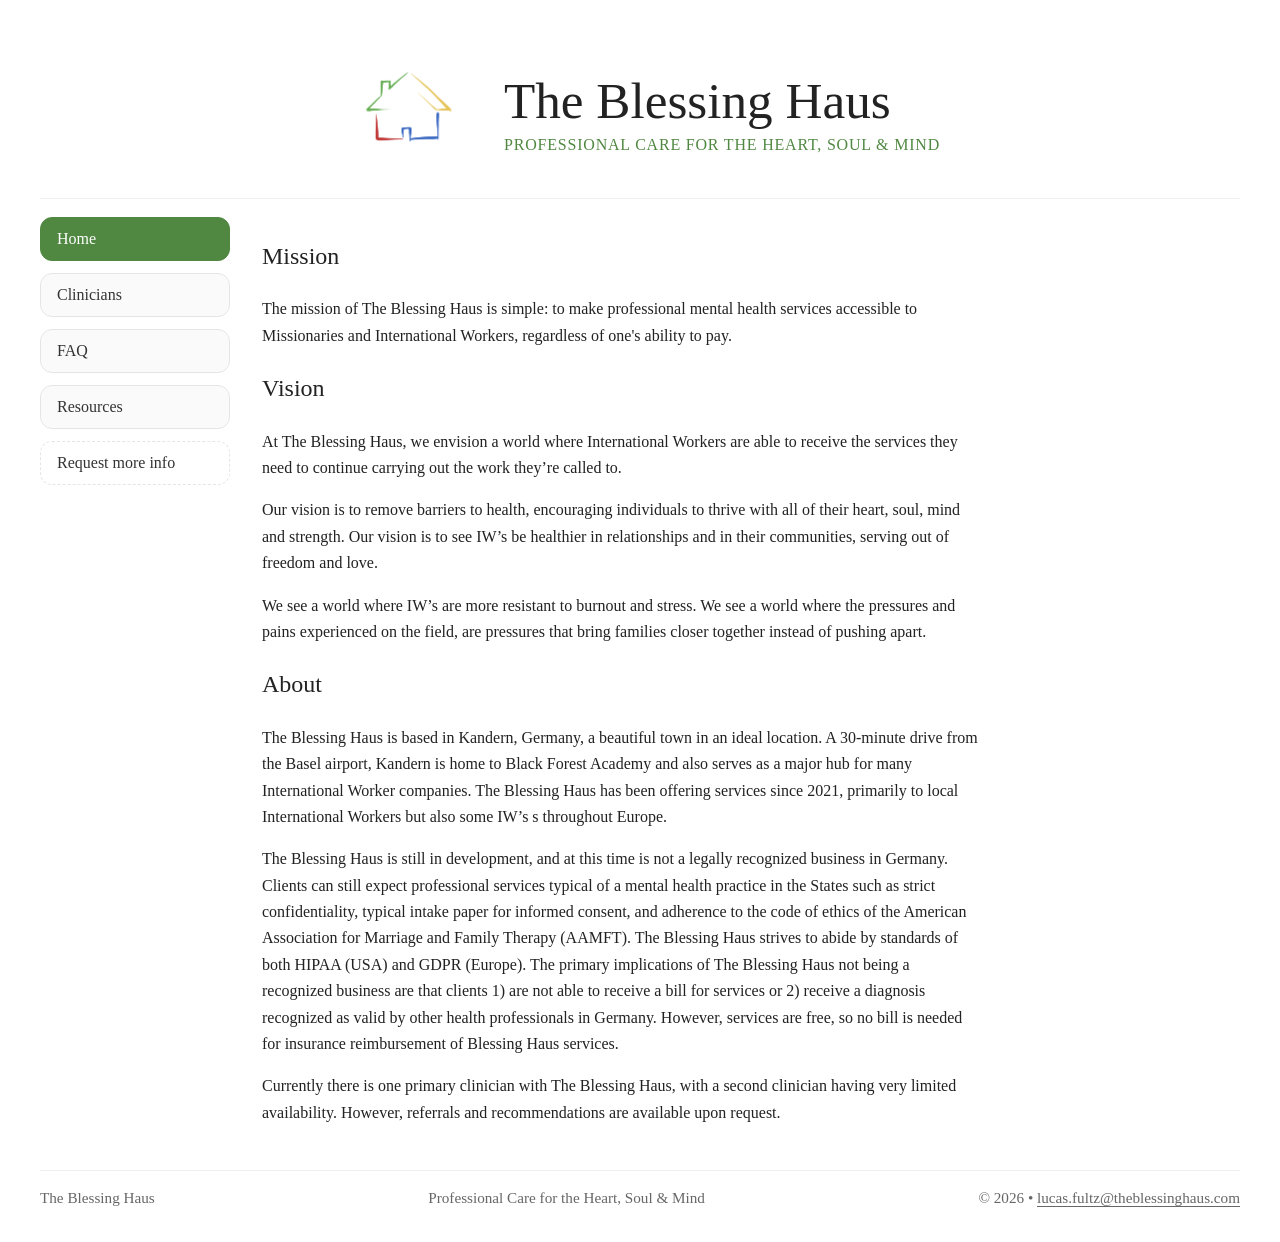
<file: index.html>
<!DOCTYPE html>
<html lang="en">
<head>
  <meta charset="utf-8">
  <title>The Blessing Haus</title>
  <link rel="stylesheet" href="css/style.css">
  <link rel="icon" type="image/png" href="favicon.png">
  <link rel="apple-touch-icon" href="favicon.png">
</head>

<body>
  <div class="page-shell">
    <header class="site-header">
      <div class="logo-wrap">
        <img src="logo.PNG" alt="The Blessing Haus logo">
      </div>

      <div class="header-copy">
        <h1>The Blessing Haus</h1>
        <p class="tagline">Professional Care for the Heart, Soul & Mind</p>
      </div>
    </header>

    <div class="content-layout">
      <nav class="site-nav" aria-label="Primary">
        <a class="nav-link active" href="index.html" aria-current="page">Home</a>
        <a class="nav-link" href="clinician.html">Clinicians</a>
        <a class="nav-link" href="faq.html">FAQ</a>
        <a class="nav-link" href="resources.html">Resources</a>
        <a class="nav-link mail-link" href="mailto:lucas.fultz@theblessinghaus.com">Request more info</a>
      </nav>

      <main class="page-content container">

        <section>
          <h2>Mission</h2>
          <p>
            The mission of The Blessing Haus is simple: to make professional mental health services accessible to Missionaries and International Workers, regardless of one's ability to pay.
          </p>
        </section>

        <section>
          <h2>Vision</h2>
          <p>
            At The Blessing Haus, we envision a world where International Workers are able to receive the services they need to continue carrying out the work they’re called to.
<p>
Our vision is to remove barriers to health, encouraging individuals to thrive with all of their heart, soul, mind and strength. Our vision is to see IW’s be healthier in relationships and in their communities, serving out of freedom and love. 
<p>
We see a world where IW’s are more resistant to burnout and stress. We see a world where the pressures and pains experienced on the field, are pressures that bring families closer together instead of pushing apart.
          </p>
        </section>
        
        <section>
          <h2>About</h2>
          <p>
            The Blessing Haus is based in Kandern, Germany, a beautiful town in an ideal location. A 30-minute drive from the Basel airport, Kandern is home to Black Forest Academy and also serves as a major hub for many International Worker companies. The Blessing Haus has been offering services since 2021, primarily to local International Workers but also some IW’s s throughout Europe.
            <p>
The Blessing Haus is still in development, and at this time is not a legally recognized business in Germany. Clients can still expect professional services typical of a mental health practice in the States such as strict confidentiality, typical intake paper for informed consent, and adherence to the code of ethics of the American Association for Marriage and Family Therapy (AAMFT). The Blessing Haus strives to abide by standards of both HIPAA (USA) and GDPR (Europe). The primary implications of The Blessing Haus not being a recognized business are that clients 1) are not able to receive a bill for services or 2) receive a diagnosis recognized as valid by other health professionals in Germany. However, services are free, so no bill is needed for insurance reimbursement of Blessing Haus services. 
          </p>
          Currently there is one primary clinician with The Blessing Haus, with a second clinician having very limited availability. However, referrals and recommendations are available upon request.
          </p>
        </section>
      </main>
    </div>

    <footer class="site-footer">
      <span>The Blessing Haus</span>
      <span>Professional Care for the Heart, Soul & Mind</span>
      <span>&copy; 2026 • <a href="mailto:lucas.fultz@theblessinghaus.com">lucas.fultz@theblessinghaus.com</a></span>
    </footer>
  </div>
</body>
</html>
</file>
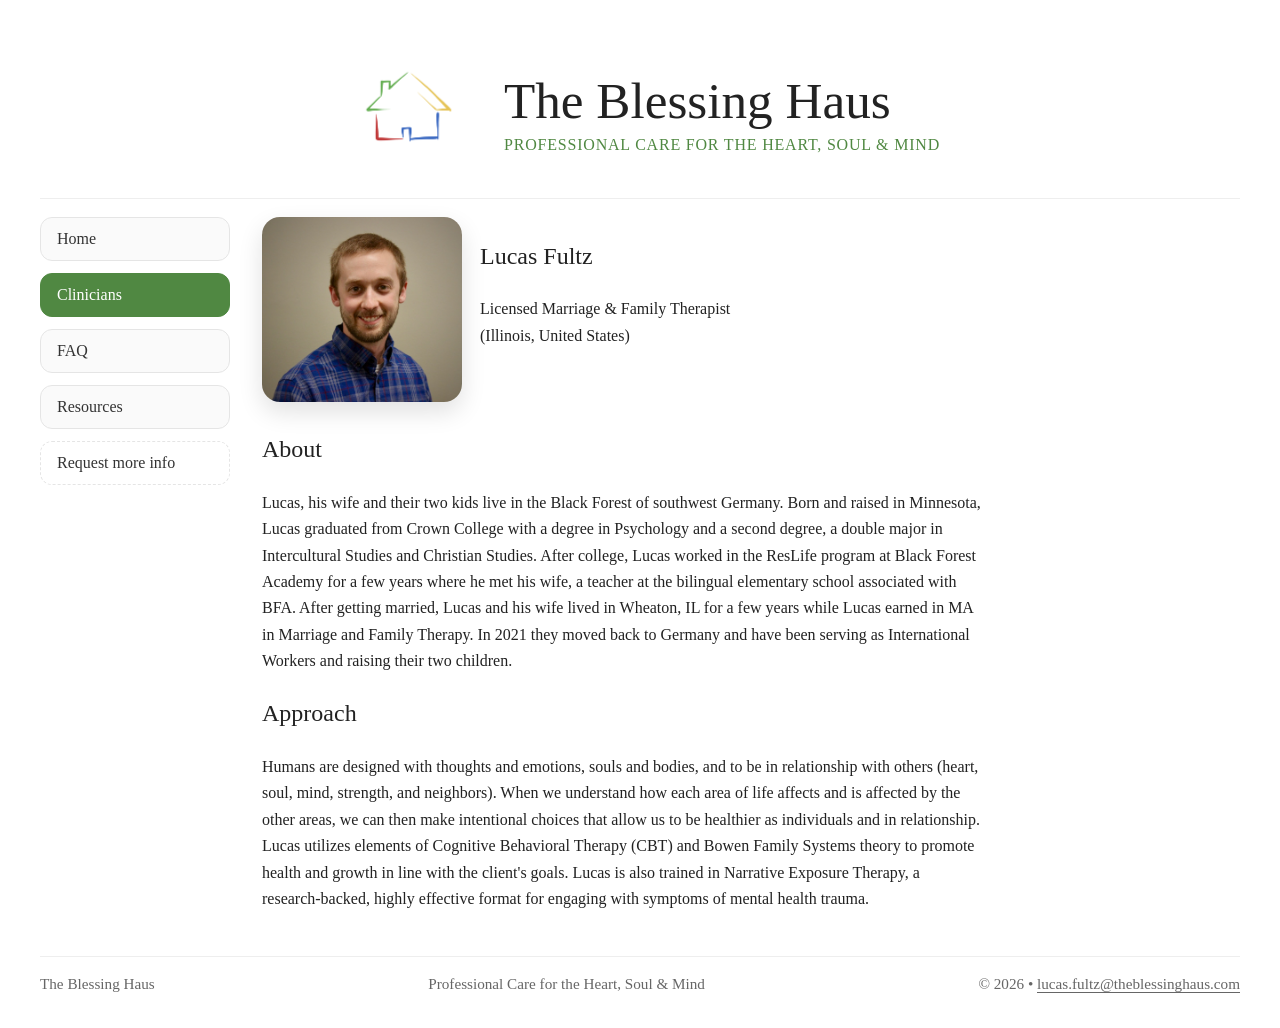
<file: clinician.html>
<!DOCTYPE html>
<html lang="en">
<head>
  <meta charset="utf-8">
  <title>Clinician | The Blessing Haus</title>
  <link rel="stylesheet" href="css/style.css">
  <link rel="icon" type="image/png" href="favicon.png">
  <link rel="apple-touch-icon" href="favicon.png">
</head>

<body>
  <div class="page-shell">
    <header class="site-header">
      <div class="logo-wrap">
        <img src="logo.PNG" alt="The Blessing Haus logo">
      </div>

      <div class="header-copy">
        <h1>The Blessing Haus</h1>
        <p class="tagline">Professional Care for the Heart, Soul & Mind</p>
      </div>
    </header>

    <div class="content-layout">
      <nav class="site-nav" aria-label="Primary">
        <a class="nav-link" href="index.html">Home</a>
        <a class="nav-link active" href="clinician.html" aria-current="page">Clinicians</a>
        <a class="nav-link" href="faq.html">FAQ</a>
        <a class="nav-link" href="resources.html">Resources</a>
        <a class="nav-link mail-link" href="mailto:email@example.com">Request more info</a>
      </nav>

      <main class="page-content container">
        <div class="clinician-intro">
          <img class="clinician-photo" src="ProfilePic.jpeg" alt="Portrait of Lucas Fultz">
          <div class="clinician-intro-copy">
            <h2>Lucas Fultz</h2>
            <p>
              Licensed Marriage & Family Therapist
              <br>
              (Illinois, United States)
            </p>
          </div>
        </div>

        <section>
          <h2>About</h2>
          <p>
            Lucas, his wife and their two kids live in the Black Forest of southwest Germany. Born and raised in Minnesota, Lucas graduated from Crown College with a degree in Psychology and a second degree, a double major in Intercultural Studies and Christian Studies.
            After college, Lucas worked in the ResLife program at Black Forest Academy for a few years where he met his wife, a teacher at the bilingual elementary school associated with BFA. After getting married, Lucas and his wife lived in Wheaton, IL for a few years while Lucas earned in MA in Marriage and Family Therapy. In 2021 they moved back to Germany and have been serving as International Workers and raising their two children.
          </p>
        </section>

        <section>
          <h2>Approach</h2>
          <p>
            Humans are designed with thoughts and emotions, souls and bodies, and to be in relationship with others (heart, soul, mind, strength, and neighbors). When we understand how each area of life affects and is affected by the other areas, we can then make intentional choices that allow us to be healthier as individuals and in relationship.
            Lucas utilizes elements of Cognitive Behavioral Therapy (CBT) and Bowen Family Systems theory to promote health and growth in line with the client's goals. Lucas is also trained in Narrative Exposure Therapy, a research-backed, highly effective format for engaging with symptoms of mental health trauma.
          </p>
        </section>
      </main>
    </div>

    <footer class="site-footer">
      <span>The Blessing Haus</span>
      <span>Professional Care for the Heart, Soul & Mind</span>
      <span>&copy; 2026 • <a href="mailto:lucas.fultz@theblessinghaus.com">lucas.fultz@theblessinghaus.com</a></span>
    </footer>
  </div>
</body>
</html>
</file>
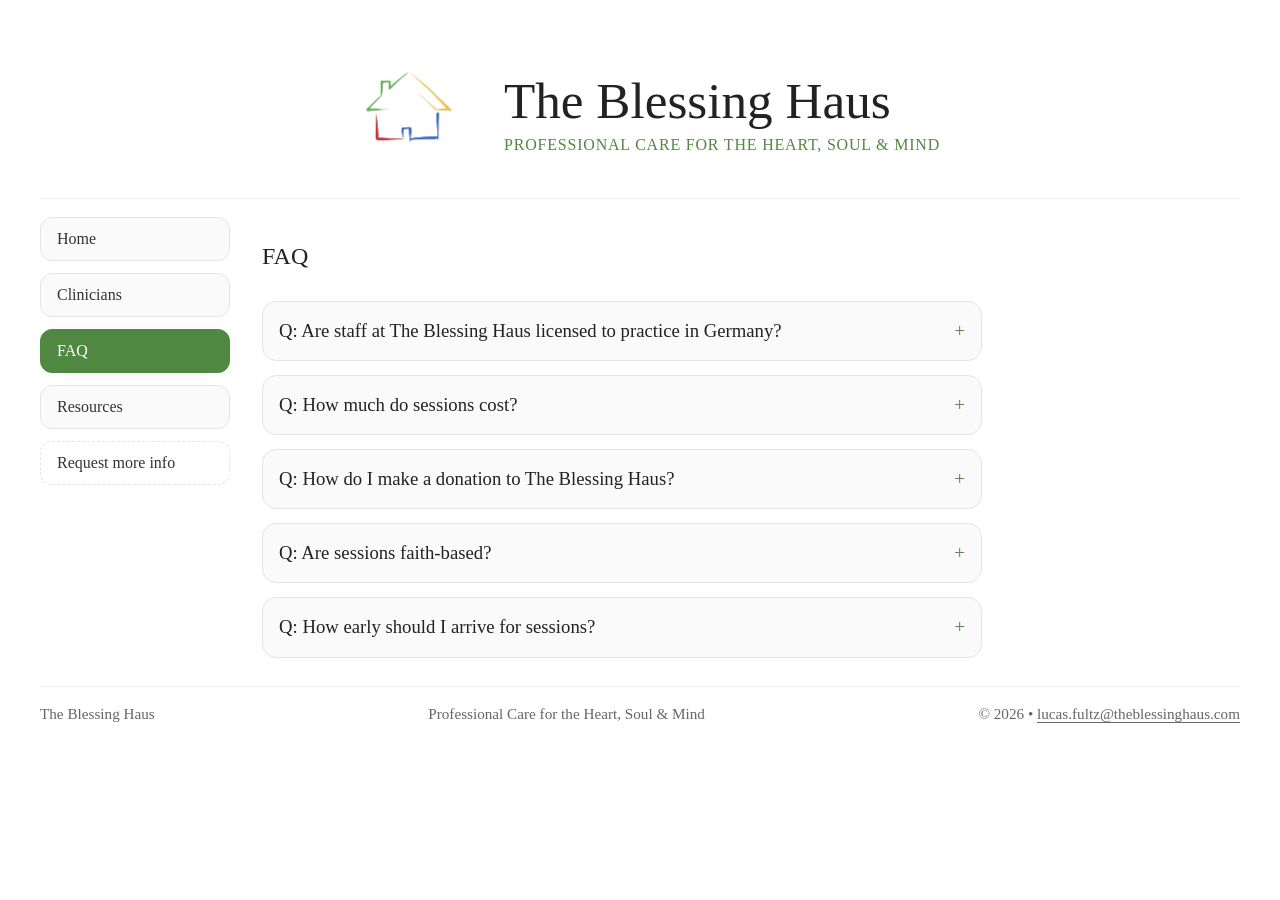
<file: faq.html>
<!DOCTYPE html>
<html lang="en">
<head>
  <meta charset="utf-8">
  <title>FAQ | The Blessing Haus</title>
  <link rel="stylesheet" href="css/style.css">
  <link rel="icon" type="image/png" href="favicon.png">
  <link rel="apple-touch-icon" href="favicon.png">
</head>

<body>
  <div class="page-shell">
    <header class="site-header">
      <div class="logo-wrap">
        <img src="logo.PNG" alt="The Blessing Haus logo">
      </div>

      <div class="header-copy">
        <h1>The Blessing Haus</h1>
        <p class="tagline">Professional Care for the Heart, Soul & Mind</p>
      </div>
    </header>

    <div class="content-layout">
      <nav class="site-nav" aria-label="Primary">
        <a class="nav-link" href="index.html">Home</a>
        <a class="nav-link" href="clinician.html">Clinicians</a>
        <a class="nav-link active" href="faq.html" aria-current="page">FAQ</a>
        <a class="nav-link" href="resources.html">Resources</a>
        <a class="nav-link mail-link" href="mailto:email@example.com">Request more info</a>
      </nav>

      <main class="page-content container">
        <h2>FAQ</h2>

        <section class="faq-list">
          <details class="faq-item">
            <summary>Q: Are staff at The Blessing Haus licensed to practice in Germany?</summary>
            <p>
              A: Staff are professionals who have gone through the formal licensing process to practice in their country of origin, but at this time are not allowed to give a clinical diagnosis to clients in Germany. If requested by the client, TBH staff may advocate with general practitioners or psychiatrists licensed within the German medical system for medication or expanded treatment.
            </p>
          </details>

          <details class="faq-item">
            <summary>Q: How much do sessions cost?</summary>
            <p>
              A: Sessions are free, there is no cost.
            </p>
          </details>

          <details class="faq-item">
            <summary>Q: How do I make a donation to The Blessing Haus?</summary>
            <p>
              A: Donations to The Blessing Haus are not encouraged, in accordance with German regulations. If you'd like to inquire further about this policy, please reach out to a clinician of The Blessing Haus.
            </p>
          </details>

          <details class="faq-item">
            <summary>Q: Are sessions faith-based?</summary>
            <p>
              A: Sessions incorporate faith to the extent it's helpful for the client. This is a great discussion to have with your clinician!
            </p>
          </details>

          <details class="faq-item">
            <summary>Q: How early should I arrive for sessions?</summary>
            <p>
              A: Please don't arrive early for in-person sessions. To protect your privacy and the privacy of other clients, sessions are scheduled to prevent crossing paths when leaving or arriving at the office. It's better to arrive a couple minutes late than to arrive a couple minutes early. If your session is online, you may log on as early as you'd like.
            </p>
          </details>
        </section>
      </main>
    </div>

    <footer class="site-footer">
      <span>The Blessing Haus</span>
      <span>Professional Care for the Heart, Soul & Mind</span>
      <span>&copy; 2026 • <a href="mailto:lucas.fultz@theblessinghaus.com">lucas.fultz@theblessinghaus.com</a></span>
    </footer>
  </div>
</body>
</html>
</file>
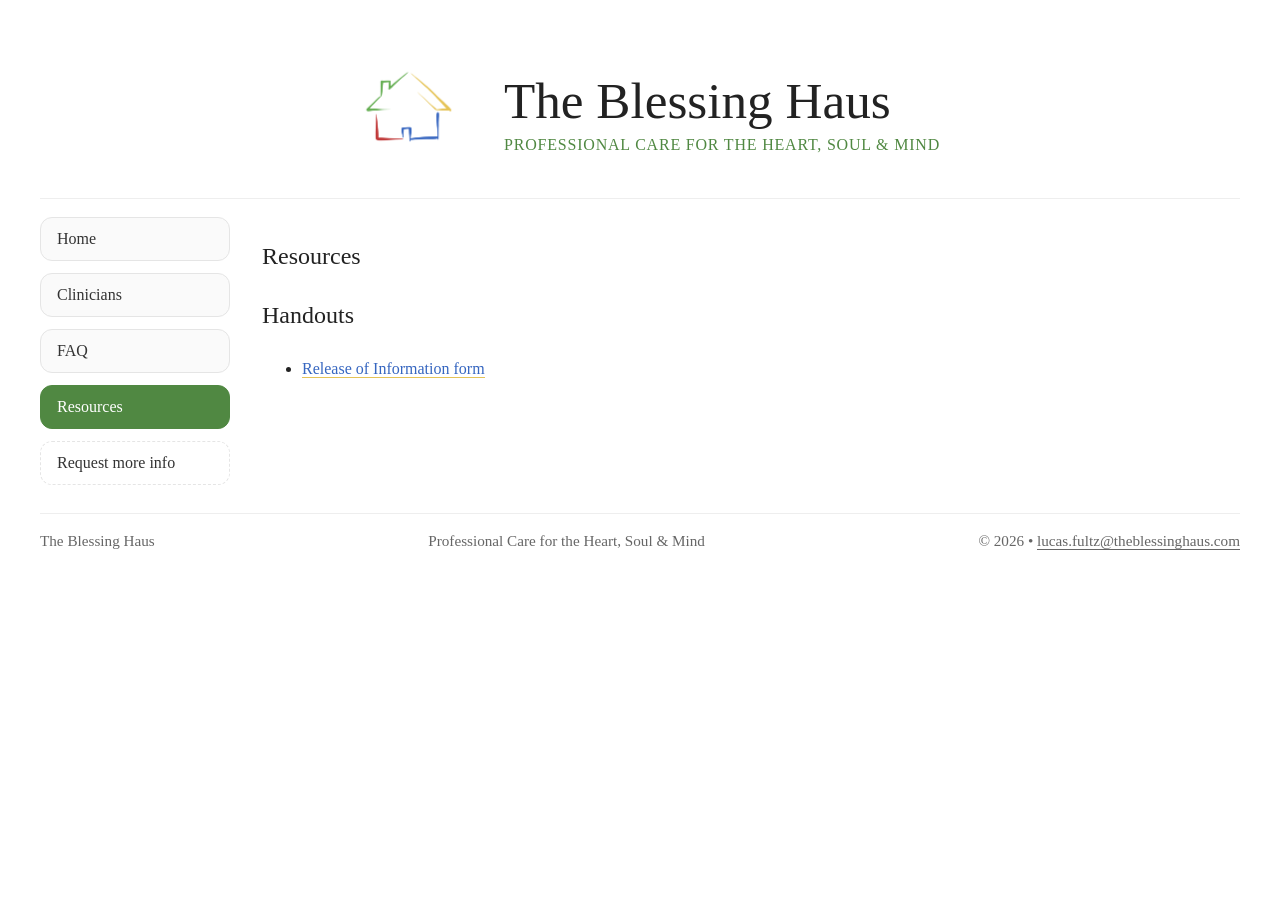
<file: resources.html>
<!DOCTYPE html>
<html lang="en">
<head>
  <meta charset="utf-8">
  <title>Resources | The Blessing Haus</title>
  <link rel="stylesheet" href="css/style.css">
  <link rel="icon" type="image/png" href="favicon.png">
  <link rel="apple-touch-icon" href="favicon.png">
</head>

<body>
  <div class="page-shell">
    <header class="site-header">
      <div class="logo-wrap">
        <img src="logo.PNG" alt="The Blessing Haus logo">
      </div>

      <div class="header-copy">
        <h1>The Blessing Haus</h1>
        <p class="tagline">Professional Care for the Heart, Soul & Mind</p>
      </div>
    </header>

    <div class="content-layout">
      <nav class="site-nav" aria-label="Primary">
        <a class="nav-link" href="index.html">Home</a>
        <a class="nav-link" href="clinician.html">Clinicians</a>
        <a class="nav-link" href="faq.html">FAQ</a>
        <a class="nav-link active" href="resources.html" aria-current="page">Resources</a>
        <a class="nav-link mail-link" href="mailto:lucas.fultz@theblessinghaus.com">Request more info</a>
      </nav>

      <main class="page-content container">
        <h2>Resources</h2>

        <section>
          <h2>Handouts</h2>
          <ul>
            <li><a href="resources/ROI.pdf">Release of Information form</a></li>
          </ul>
        </section>
      </main>
    </div>

    <footer class="site-footer">
      <span>The Blessing Haus</span>
      <span>Professional Care for the Heart, Soul & Mind</span>
      <span>&copy; 2026 • <a href="mailto:lucas.fultz@theblessinghaus.com">lucas.fultz@theblessinghaus.com</a></span>
    </footer>
  </div>
</body>
</html>
</file>
<file: css/style.css>
body {
  margin: 0;
  font-family: "Hoefler Text", serif;
  background: #fff;
  color: #222;
}

.page-shell {
  max-width: 1200px;
  margin: 0 auto;
  padding: 32px 24px;
}

.site-header {
  width: 100%;
  display: flex;
  align-items: center;
  justify-content: center;
  gap: 24px;
  padding: 12px 0 14px;
  margin-bottom: 18px;
  border-bottom: 1px solid #eee;
}

.content-layout {
  display: grid;
  grid-template-columns: minmax(150px, 190px) minmax(0, 1fr);
  gap: 32px;
  align-items: start;
  width: 100%;
}

.site-nav {
  width: 100%;
  display: flex;
  flex-direction: column;
  gap: 12px;
  position: sticky;
  top: 24px;
  align-self: start;
}

.nav-link {
  display: block;
  padding: 12px 16px;
  border: 1px solid #e5e5e5;
  border-radius: 12px;
  background: #fafafa;
  color: #333;
  text-decoration: none;
  transition: background 160ms ease, border-color 160ms ease, color 160ms ease;
}

.nav-link:hover {
  background: #f2f0ea;
  border-color: #d8d2c2;
}

.nav-link.active {
  background: #508842;
  border-color: #508842;
  color: #fff;
}

.nav-link.mail-link {
  background: #fff;
  border-style: dashed;
}

.page-content {
  min-width: 0;
}

.logo-wrap {
  flex: 0 0 auto;
}

.logo-wrap img {
  display: block;
  max-width: 140px;
  height: auto;
}

.container {
  max-width: 720px;
  line-height: 1.65;
}

h1, h2, h3 {
  font-weight: normal;
}

.header-copy {
  min-width: 0;
}

.header-copy h1 {
  margin: 0;
  font-size: clamp(2rem, 4vw, 3.25rem);
  line-height: 1.05;
}

.tagline {
  margin: 8px 0 0;
  color: #508842;
  letter-spacing: 0.05em;
  font-size: 1rem;
  text-transform: uppercase;
}

.clinician-intro {
  display: flex;
  align-items: flex-start;
  gap: 18px;
  margin-bottom: 28px;
}

.clinician-intro-copy {
  min-width: 0;
}

.clinician-photo {
  flex: 0 0 auto;
  width: clamp(140px, 24vw, 200px);
  max-width: 100%;
  height: auto;
  margin: 0;
  border-radius: 18px;
  box-shadow: 0 10px 24px rgba(0, 0, 0, 0.12);
}

.notice {
  border-left: 2px solid #e5c357;
  padding-left: 12px;
  margin: 20px 0 0;
}

.faq-list {
  margin-top: 24px;
}

.faq-item {
  border: 1px solid #e5e5e5;
  border-radius: 14px;
  background: #fafafa;
  padding: 0 16px;
}

.faq-item + .faq-item {
  margin-top: 14px;
}

.faq-item summary {
  cursor: pointer;
  list-style: none;
  padding: 16px 28px 16px 0;
  position: relative;
  font-size: 1.17em;
  line-height: 1.4;
  color: #222;
}

.faq-item summary::-webkit-details-marker {
  display: none;
}

.faq-item summary::after {
  content: "+";
  position: absolute;
  right: 0;
  top: 50%;
  transform: translateY(-50%);
  color: #508842;
  font-size: 1.2rem;
}

.faq-item[open] summary::after {
  content: "-";
}

.faq-item p {
  margin: 0 0 16px;
  font-size: 1rem;
  line-height: 1.65;
  color: #444;
}

a {
  color: #3666c0;
  text-decoration: none;
  border-bottom: 1px solid #e5c357;
}

a:hover {
  color: #e5c357;
}

.site-footer {
  margin-top: 28px;
  padding-top: 16px;
  border-top: 1px solid #eee;
  color: #666;
  font-size: 0.95rem;
  line-height: 1.5;
  display: flex;
  flex-wrap: nowrap;
  align-items: center;
  justify-content: space-between;
  gap: 16px;
}

.site-footer span {
  display: inline-block;
  white-space: nowrap;
}

.site-footer a {
  color: inherit;
  border-bottom-color: currentColor;
}

.site-footer a:hover {
  color: #508842;
}

@media (max-width: 760px) {
  .page-shell {
    padding: 20px 16px 28px;
  }

  .content-layout {
    grid-template-columns: minmax(120px, 140px) minmax(0, 1fr);
    gap: 20px;
  }

  .site-nav {
    width: 100%;
  }

  .nav-link {
    padding: 10px 12px;
    font-size: 0.95rem;
  }

  .site-header {
    justify-content: center;
    align-items: center;
    text-align: left;
    padding: 10px 0 12px;
    margin-bottom: 14px;
  }

  .logo-wrap img {
    max-width: 116px;
  }

  .clinician-intro {
    gap: 14px;
    margin-bottom: 24px;
  }

  .clinician-photo {
    width: clamp(120px, 34vw, 150px);
  }

  .faq-item {
    padding: 0 14px;
  }

  .faq-item summary {
    padding: 14px 24px 14px 0;
    font-size: 1.08em;
  }

  .faq-item p {
    font-size: 1rem;
  }

  .site-footer {
    margin-top: 22px;
    padding-top: 14px;
    font-size: 0.9rem;
    gap: 12px;
  }
}
</file>
